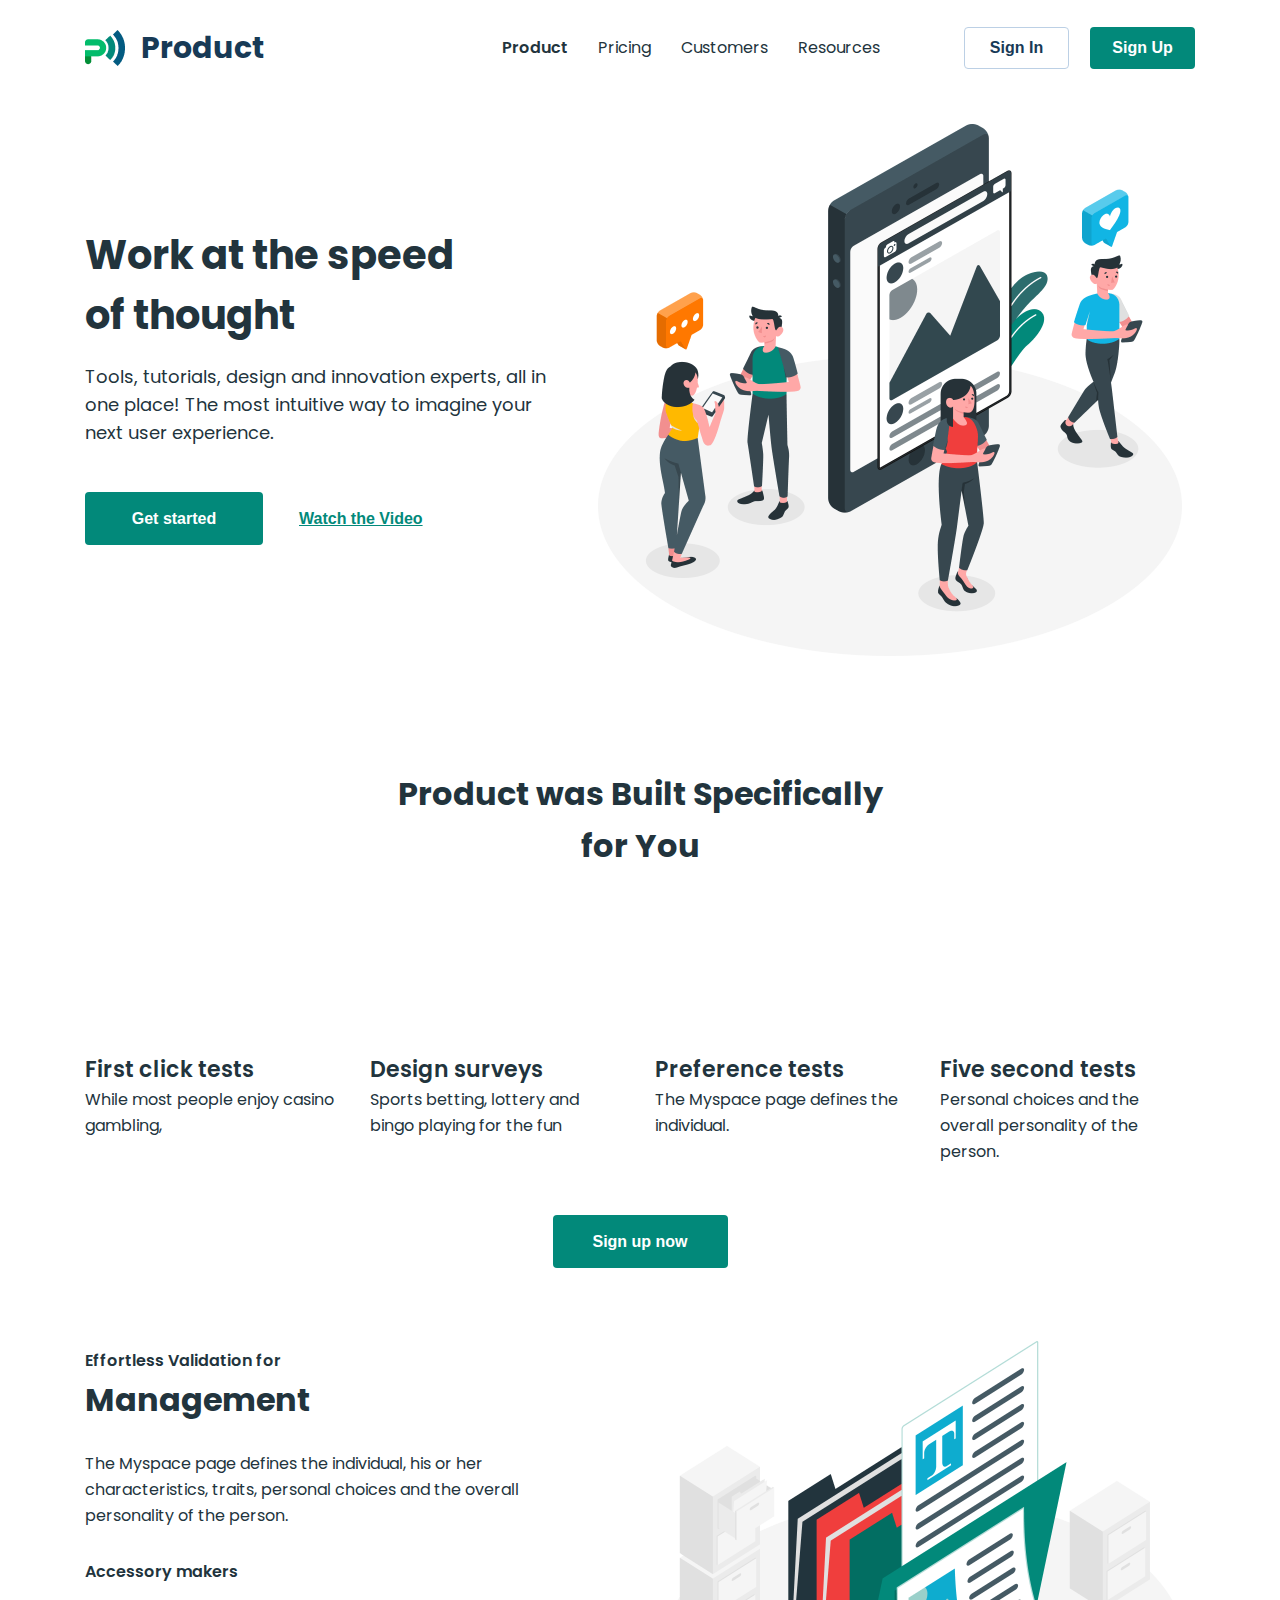
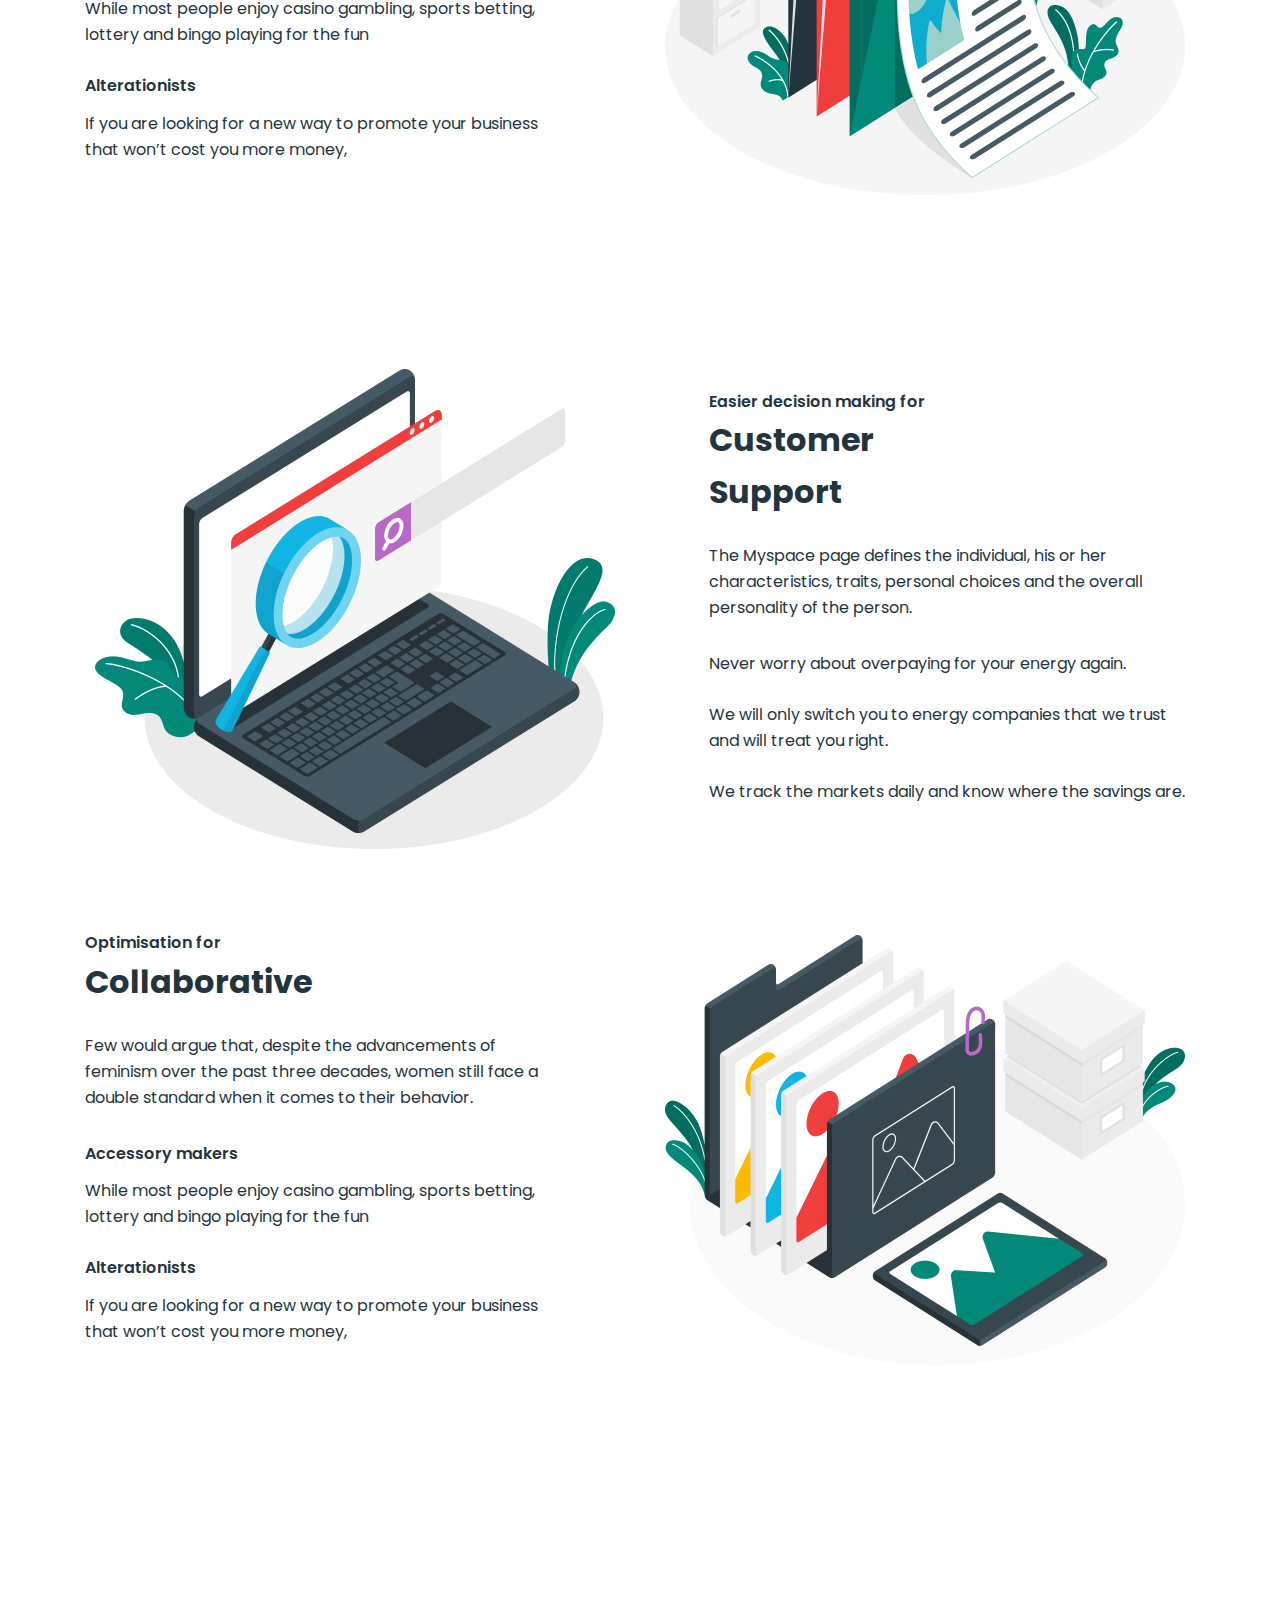
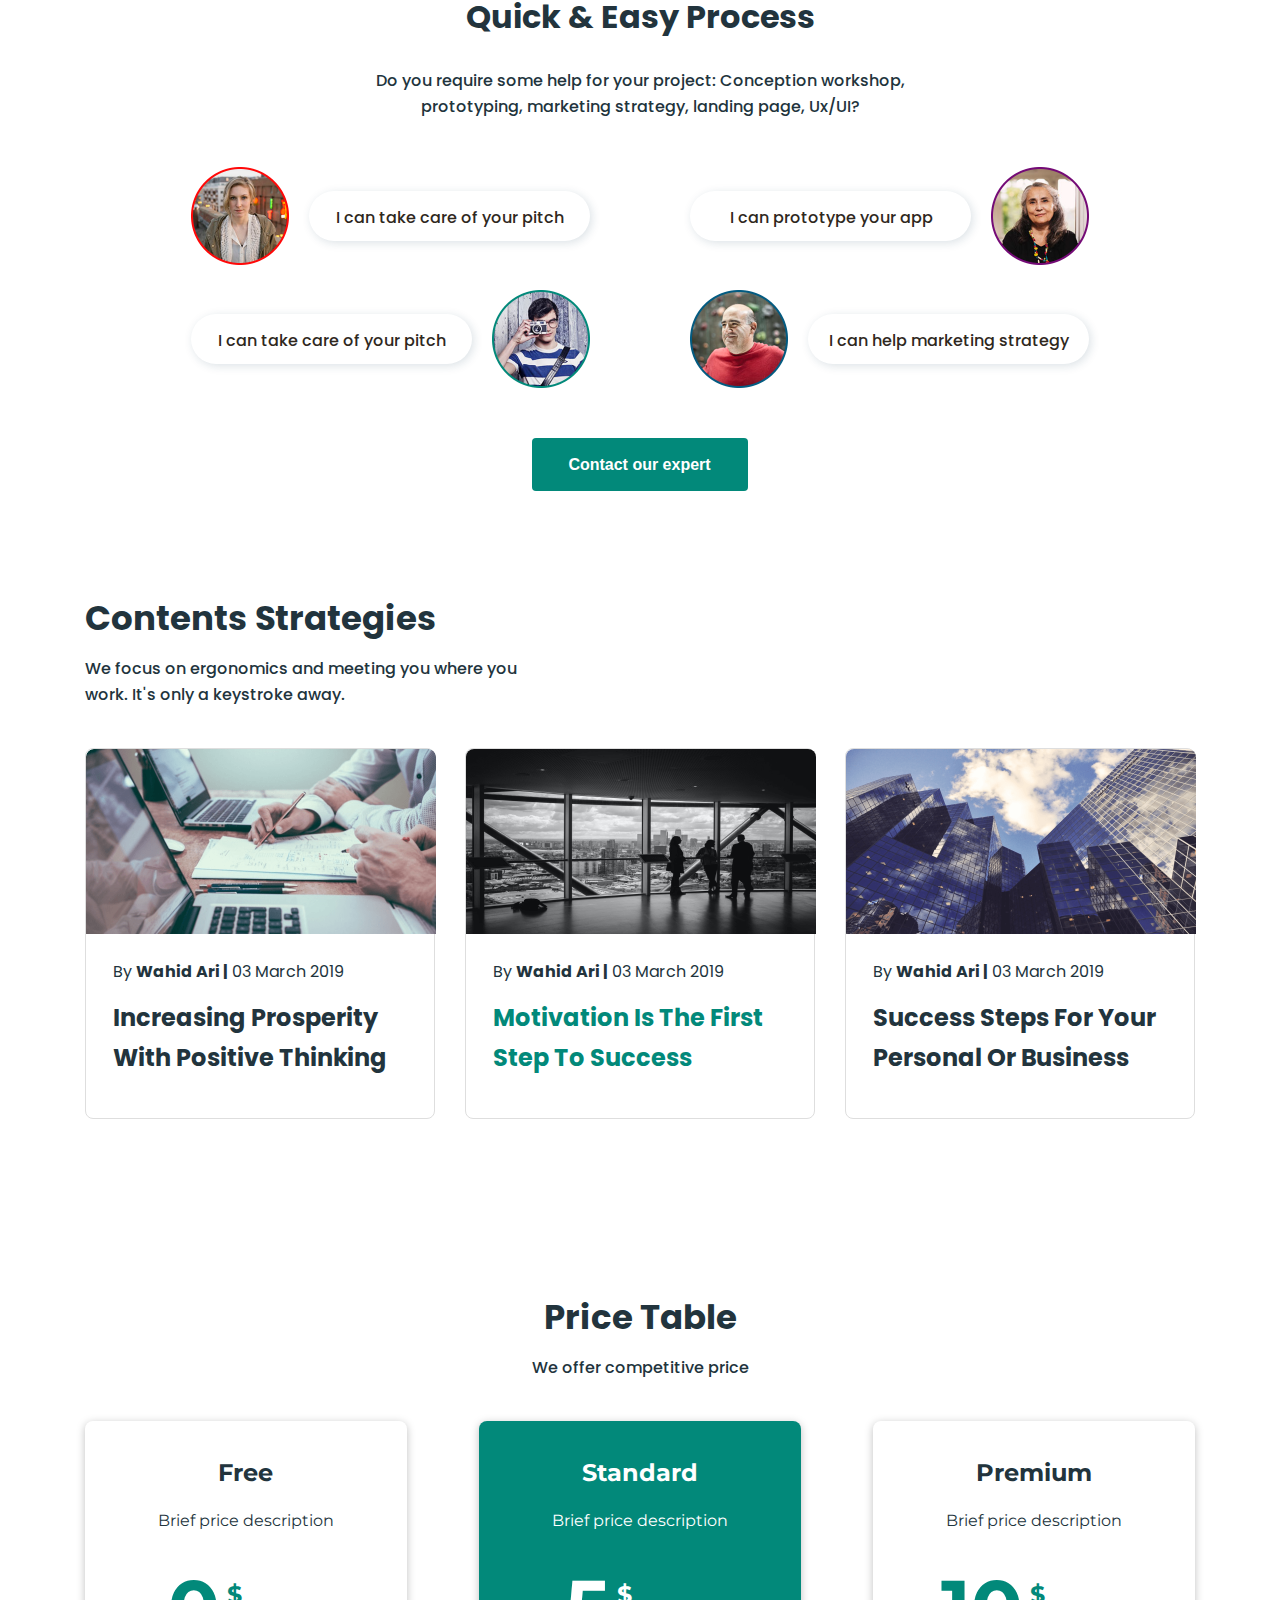
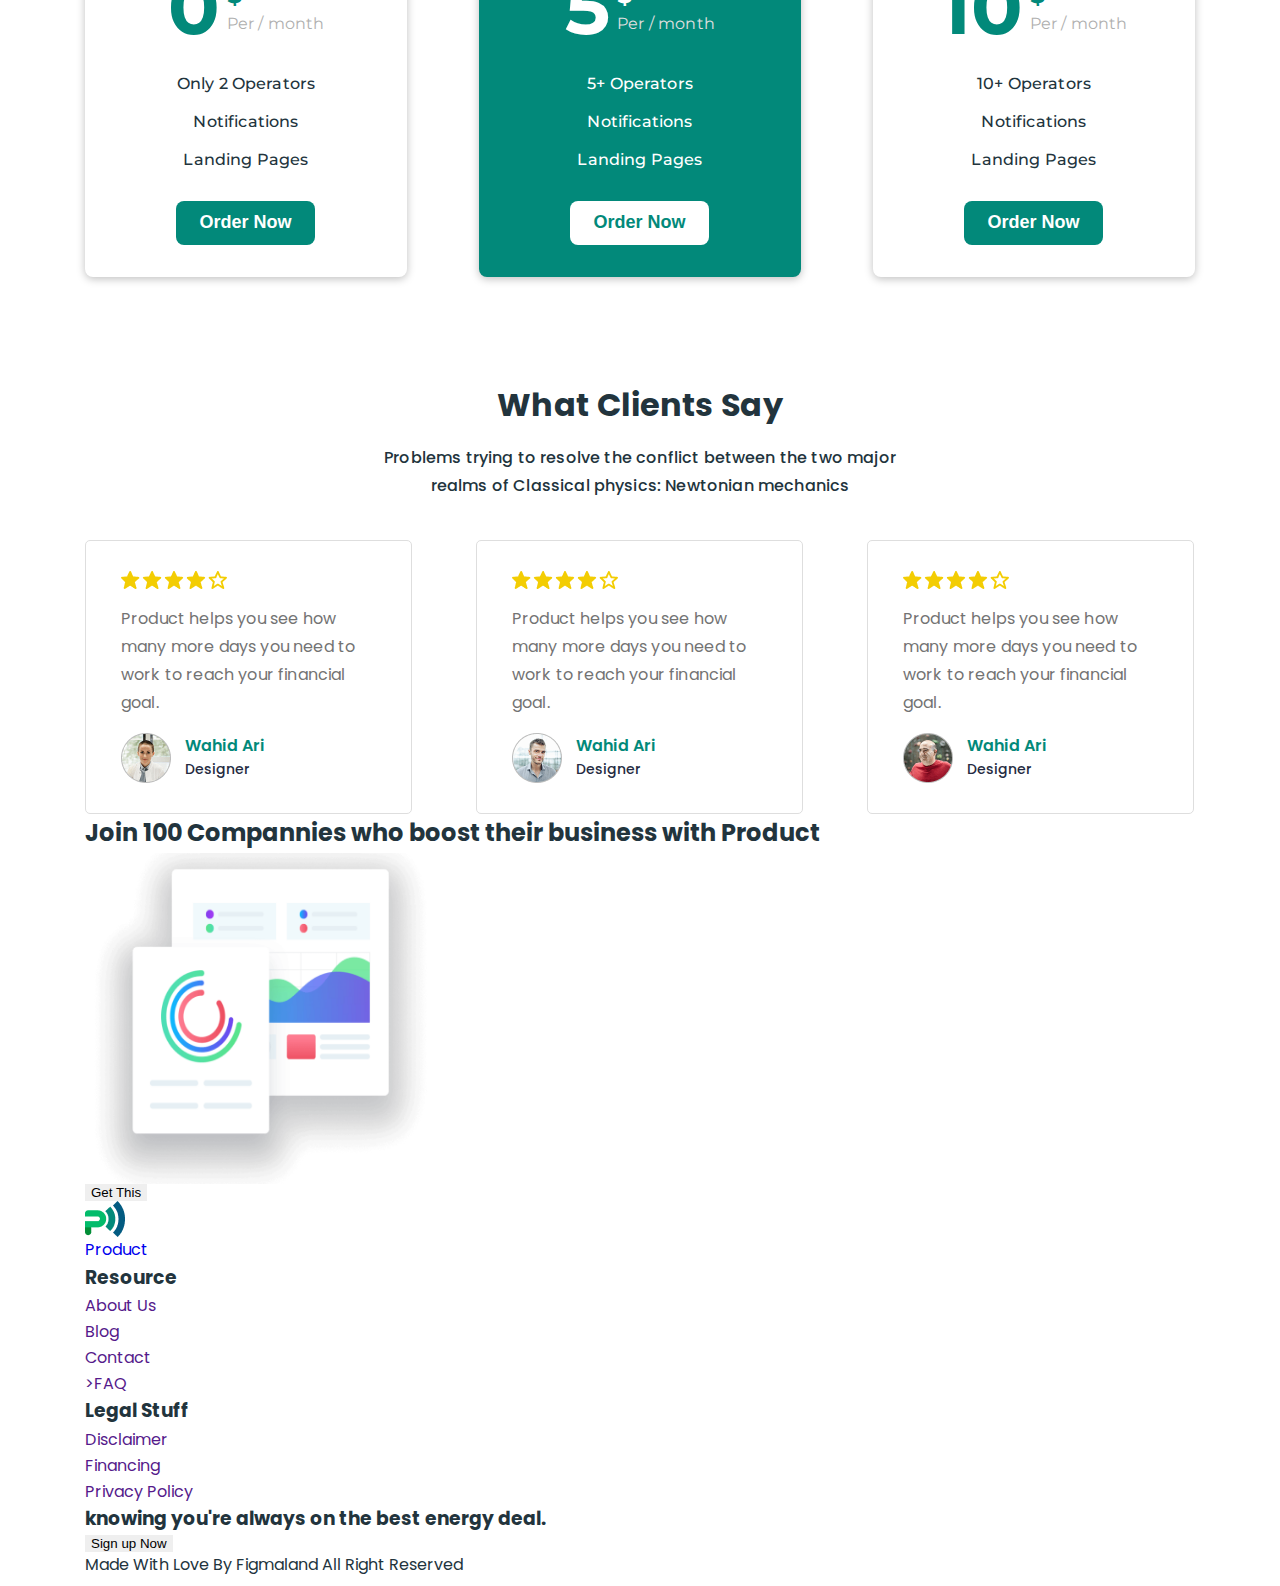
<file: index.html>
<!DOCTYPE html>
<html lang="en">
  <head>
    <meta charset="UTF-8" />
    <meta name="viewport" content="width=device-width, initial-scale=1.0" />
    <title>Product</title>
    <link
      rel="stylesheet"
      href="https://cdnjs.cloudflare.com/ajax/libs/modern-normalize/3.0.1/modern-normalize.min.css"
      integrity="sha512-q6WgHqiHlKyOqslT/lgBgodhd03Wp4BEqKeW6nNtlOY4quzyG3VoQKFrieaCeSnuVseNKRGpGeDU3qPmabCANg=="
      crossorigin="anonymous"
      referrerpolicy="no-referrer"
    />
    <link rel="preconnect" href="https://fonts.googleapis.com" />
    <link rel="preconnect" href="https://fonts.gstatic.com" crossorigin />
    <link
      href="https://fonts.googleapis.com/css2?family=Asap+Condensed:wght@500&family=Inter:ital,opsz,wght@0,14..32,100..900;1,14..32,100..900&family=Montserrat:ital,wght@0,100..900;1,100..900&family=Poppins:ital,wght@0,100;0,200;0,300;0,400;0,500;0,600;0,700;0,800;0,900;1,100;1,200;1,300;1,400;1,500;1,600;1,700;1,800;1,900&family=Roboto:ital,wght@0,100..900;1,100..900&display=swap"
      rel="stylesheet"
    />
    <link rel="stylesheet" href="./css/styles.css" />
  </head>
  <body>
    <header>
      <div class="container hdr-container">
        <nav class="navigation">
          <a class="hdr-logo" href="/index.html">
            <img src="./images/logo.png" alt="logo" />
            Product
          </a>

          <ul class="nav-list">
            <li class="nav-item">
              <a class="nav-link active" href="/index.html">Product</a>
            </li>
            <li class="nav-item">
              <a class="nav-link" href="/prices.html">Pricing</a>
            </li>
            <li class="nav-item">
              <a class="nav-link" href="/customer.html">Customers</a>
            </li>
            <li class="nav-item">
              <a class="nav-link" href="/resources.html">Resources</a>
            </li>
          </ul>
        </nav>
        <ul class="nav-btn-list">
          <li class="nav-btn-list-item">
            <button class="nav-btn" type="button">Sign In</button>
          </li>
          <li class="nav-btn-list-item">
            <button class="nav-btn second" type="button">Sign Up</button>
          </li>
        </ul>
      </div>
    </header>
    <main>
      <section class="hero-section">
        <div class="container hero-container">
          <!-- Main -->
          <div class="hero-text">
            <h1 class="hero-title">Work at the speed of thought</h1>
            <p class="hero-description">
              Tools, tutorials, design and innovation experts, all in one place!
              The most intuitive way to imagine your next user experience.
            </p>
            <ul class="hero-btns-list">
              <li class="hero-btn-items">
                <button class="hero-btn-one" type="button">Get started</button>
              </li>
              <li class="hero-btn-items">
                <button class="hero-btn-two" type="button">
                  Watch the Video
                </button>
              </li>
            </ul>
          </div>
          <img
            src="./images/hero-img.png"
            alt="people"
            width="610"
            height="555"
          />
        </div>
      </section>
      <section class="benefits-section">
        <div class="container">
          <!-- Benefits -->
          <h2 class="benefits-title">Product was Built Specifically for You</h2>
          <ul class="benefits-list">
            <li class="benefits-list-item">
              <h3 class="benefits-list-title">First click tests</h3>
              <p class="benefits-list-text">
                While most people enjoy casino gambling,
              </p>
            </li>
            <li class="benefits-list-item">
              <h3 class="benefits-list-title">Design surveys</h3>
              <p class="benefits-list-text">
                Sports betting, lottery and bingo playing for the fun
              </p>
            </li>
            <li class="benefits-list-item">
              <h3 class="benefits-list-title">Preference tests</h3>
              <p class="benefits-list-text">
                The Myspace page defines the individual.
              </p>
            </li>
            <li class="benefits-list-item">
              <h3 class="benefits-list-title">Five second tests</h3>
              <p class="benefits-list-text">
                Personal choices and the overall personality of the person.
              </p>
            </li>
          </ul>
          <button class="benefits-btn" type="button">Sign up now</button>
        </div>
      </section>
      <section class="managment-section">
        <div class="container management-cntr">
          <!--Management  -->
          <div class="managment-text-box">
            <h2 class="mangment-title">
              Effortless Validation for
              <span class="title-part-one">Management</span>
            </h2>
            <p class="managment-text">
              The Myspace page defines the individual, his or her
              characteristics, traits, personal choices and the overall
              personality of the person.
            </p>
            <ul class="managment-list">
              <li class="managment-list-item">
                <h3 class="managment-list-title">Accessory makers</h3>
                <p class="managment-list-text">
                  While most people enjoy casino gambling, sports betting,
                  lottery and bingo playing for the fun
                </p>
              </li>
              <li class="managment-list-item">
                <h3 class="managment-list-title">Alterationists</h3>
                <p class="managment-list-text">
                  If you are looking for a new way to promote your business that
                  won’t cost you more money,
                </p>
              </li>
            </ul>
          </div>
          <img
            src="./images/management-img.png"
            alt="folders"
            width="540"
            height="500"
          />
        </div>
      </section>
      <section>
        <div class="container customer-support-cntr">
          <!-- #region Customer Support -->
          <div class="customer-text-box">
            <h2 class="customer-title">
              Easier decision making for
              <span class="title-part-one">Customer Support</span>
            </h2>
            <p class="custormer-text">
              The Myspace page defines the individual, his or her
              characteristics, traits, personal choices and the overall
              personality of the person.
            </p>
            <ul class="customer-support-list">
              <li class="customer-support-list-item">
                <p class="cus-sup-list-text">
                  Never worry about overpaying for your energy again.
                </p>
              </li>
              <li class="customer-support-list-item">
                <p class="cus-sup-list-text">
                  We will only switch you to energy companies that we trust and
                  will treat you right.
                </p>
              </li>
              <li class="customer-support-list-item">
                <p class="cus-sup-list-text">
                  We track the markets daily and know where the savings are.
                </p>
              </li>
            </ul>
          </div>
          <img
            src="./images/support-img.png"
            alt="image-of-laptop"
            width="540"
            height="500"
          />

          <!-- #endregion Customer Support -->
        </div>
      </section>
      <section class="collab-section">
        <div class="container collab-cntr">
          <!-- Collaborative -->
          <div>
            <h2 class="collab-title">
              Optimisation for <span class="title-part-one">Collaborative</span>
            </h2>
            <p class="collab-text">
              Few would argue that, despite the advancements of feminism over
              the past three decades, women still face a double standard when it
              comes to their behavior.
            </p>
            <ul class="collab-list">
              <li class="collab-list-item">
                <h3 class="collab-list-title">Accessory makers</h3>
                <p class="collab-list-text">
                  While most people enjoy casino gambling, sports betting,
                  lottery and bingo playing for the fun
                </p>
              </li>
              <li class="collab-list-item">
                <h3 class="collab-list-title">Alterationists</h3>
                <p class="collab-list-text">
                  If you are looking for a new way to promote your business that
                  won’t cost you more money,
                </p>
              </li>
            </ul>
          </div>
          <img
            src="./images/collaboration-img.png"
            alt="folder-of-images"
            width="540"
            height="500"
          />
        </div>
      </section>
      <section>
        <div class="container experts-cntr">
          <!-- Experts -->
          <h2 class="experts-title">Quick & Easy Process</h2>
          <p class="experts-text">
            Do you require some help for your project: Conception workshop,
            prototyping, marketing strategy, landing page, Ux/UI?
          </p>
          <ul class="experts-list">
            <li class="experts-list-item">
              <img
                src="./images/avatar.png"
                alt="photo-of-woman"
                width="98"
                height="98"
              />
              <p class="experts-list-text">I can take care of your pitch</p>
            </li>
            <li class="experts-list-item reverse-list-item">
              <img
                src="./images/avatar-one.png"
                alt="photo-of-woman"
                width="98"
                height="98"
              />
              <p class="experts-list-text">I can prototype your app</p>
            </li>
            <li class="experts-list-item reverse-list-item">
              <img
                src="./images/avatar-two.png"
                alt="photo-of-man"
                width="98"
                height="98"
              />
              <p class="experts-list-text">I can take care of your pitch</p>
            </li>
            <li class="experts-list-item">
              <img
                src="./images/avatar-three.png"
                alt=""
                width="98"
                height="98"
              />
              <p class="experts-list-text">I can help marketing strategy</p>
            </li>
          </ul>
          <button type="button" class="contact-btn">Contact our expert</button>
        </div>
      </section>
      <section>
        <div class="container contents-strategies-contn">
          <!-- Contents Strategies -->
          <h2 class="contents-title">Contents Strategies</h2>
          <p class="contents-text">
            We focus on ergonomics and meeting you where you work. It's only a
            keystroke away.
          </p>
          <ul class="contents-list">
            <li class="contents-list-item">
              <img
                src="./images/image.png"
                alt="process-of-work"
                width="350"
                height="185"
              />
              <div class="contents-list-item-cntr">
                <p class="contents-list-text">
                  By <span class="list-text-bold">Wahid Ari |</span> 03 March
                  2019
                </p>
                <h3 class="contents-list-title">
                  Increasing Prosperity With Positive Thinking
                </h3>
              </div>
            </li>
            <li class="contents-list-item">
              <img
                src="./images/Bitmap-1.png"
                alt="office"
                width="350"
                height="185"
              />
              <div class="contents-list-item-cntr">
                <p class="contents-list-text">
                  By <span class="list-text-bold">Wahid Ari |</span> 03 March
                  2019
                </p>
                <h3 class="contents-list-title">
                  <span class="highlited-text"
                    >Motivation Is The First Step To Success</span
                  >
                </h3>
              </div>
            </li>
            <li class="contents-list-item">
              <img
                src="./images/Bitmap.png"
                alt="skyscrapers"
                width="350"
                height="185"
              />
              <div class="contents-list-item-cntr">
                <p class="contents-list-text">
                  By <span class="list-text-bold">Wahid Ari |</span> 03 March
                  2019
                </p>
                <h3 class="contents-list-title">
                  Success Steps For Your Personal Or Business
                </h3>
              </div>
            </li>
          </ul>
        </div>
      </section>
      <section>
        <div class="container prices-container">
          <!-- Price table -->
          <h2 class="price-title">Price Table</h2>
          <p class="price-text">We offer competitive price</p>
          <ul class="price-table">
            <li class="price-table-item">
              <h3 class="price-table-item-title">Free</h3>
              <p class="price-table-discr">Brief price description</p>
              <div class="sum-cntr">
                <h4 class="price">0</h4>
                <div class="dollar-cntr">
                  <p class="dollar">&#36;</p>
                  <p class="sum-text">Per / month</p>
                </div>
              </div>
              <ul class="list-package">
                <li class="list-package-item">
                  <h5 class="package-item">Only 2 Operators</h5>
                </li>
                <li class="list-package-item">
                  <h5 class="package-item">Notifications</h5>
                </li>
                <li class="list-package-item">
                  <h5 class="package-item">Landing Pages</h5>
                </li>
              </ul>
              <button class="price-table-btn" type="button">Order Now</button>
            </li>
            <li class="price-table-item odd-one">
              <h3 class="price-table-item-title">Standard</h3>
              <p class="price-table-discr">Brief price description</p>
              <div class="sum-cntr">
                <h4 class="price odd">5</h4>
                <div class="dollar-cntr">
                  <p class="dollar odd">&#36;</p>
                  <p class="sum-text odd-text">Per / month</p>
                </div>
              </div>
              <ul class="list-package">
                <li class="list-package-item">
                  <h5 class="package-item">5+ Operators</h5>
                </li>
                <li class="list-package-item">
                  <h5 class="package-item">Notifications</h5>
                </li>
                <li class="list-package-item">
                  <h5 class="package-item">Landing Pages</h5>
                </li>
              </ul>
              <button class="price-table-btn odd-btn" type="button">
                Order Now
              </button>
            </li>
            <li class="price-table-item">
              <h3 class="price-table-item-title">Premium</h3>
              <p class="price-table-discr">Brief price description</p>
              <div class="sum-cntr">
                <h4 class="price">10</h4>
                <div class="dollar-cntr">
                  <p class="dollar">&#36;</p>
                  <p class="sum-text">Per / month</p>
                </div>
              </div>
              <ul class="list-package">
                <li class="list-package-item">
                  <h5 class="package-item">10+ Operators</h5>
                </li>
                <li class="list-package-item">
                  <h5 class="package-item">Notifications</h5>
                </li>
                <li class="list-package-item">
                  <h5 class="package-item">Landing Pages</h5>
                </li>
              </ul>
              <button class="price-table-btn" type="button">Order Now</button>
            </li>
          </ul>
        </div>
      </section>
      <section class="reviews">
        <div class="container reviews-cntr">
          <!-- Reviews -->
          <h2 class="review-title">What Clients Say</h2>
          <p class="review-text">
            Problems trying to resolve the conflict between the two major realms
            of Classical physics: Newtonian mechanics
          </p>
          <ul class="review-list">
            <li class="review-list-item">
              <img
                src="./images/stars.png"
                alt="stars"
                width="106"
                height="18"
              />
              <p class="list-item-review-text">
                Product helps you see how many more days you need to work to
                reach your financial goal.
              </p>
              <div class="client-cntr">
                <img
                  src="./images/review-one.png"
                  alt="man"
                  width="50"
                  height="50"
                />
                <div class="text-cntr">
                  <h6 class="review-list-title">Wahid Ari</h6>
                  <p class="review-list-text">Designer</p>
                </div>
              </div>
            </li>
            <li class="review-list-item">
              <img
                src="./images/stars.png"
                alt="stars"
                width="106"
                height="18"
              />
              <p class="list-item-review-text">
                Product helps you see how many more days you need to work to
                reach your financial goal.
              </p>
              <div class="client-cntr">
                <img
                  src="./images/review-two.png"
                  alt="man"
                  width="50"
                  height="50"
                />
                <div class="text-cntr">
                  <h6 class="review-list-title">Wahid Ari</h6>
                  <p class="review-list-text">Designer</p>
                </div>
              </div>
            </li>
            <li class="review-list-item">
              <img
                src="./images/stars.png"
                alt="stars"
                width="106"
                height="18"
              />
              <p class="list-item-review-text">
                Product helps you see how many more days you need to work to
                reach your financial goal.
              </p>
              <div class="client-cntr">
                <img
                  src="./images/review-three.png"
                  alt="man"
                  width="50"
                  height="50"
                />
                <div class="text-cntr">
                  <h6 class="review-list-title">Wahid Ari</h6>
                  <p class="review-list-text">Designer</p>
                </div>
              </div>
            </li>
          </ul>
        </div>
      </section>
      <section>
        <div class="container">
          <!-- Promotion -->
          <h2>Join 100 Compannies who boost their business with Product</h2>
          <img
            src="./images/graphics.png"
            alt="graphics"
            width="351"
            height="331"
          />
          <button>Get This</button>
        </div>
      </section>
    </main>
    <footer>
      <div class="container">
        <a href="/index.html">
          <img src="./images/logo.png" alt="logo" />
          Product
        </a>
        <ul>
          <h3>Resource</h3>
          <li>
            <a href="">About Us</a>
          </li>
          <li>
            <a href="">Blog</a>
          </li>
          <li>
            <a href="">Contact</a>
          </li>
          <li>
            <a href="">>FAQ</a>
          </li>
        </ul>
        <ul>
          <h3>Legal Stuff</h3>
          <li>
            <a href="">Disclaimer</a>
          </li>
          <li>
            <a href="">Financing</a>
          </li>
          <li>
            <a href="">Privacy Policy</a>
          </li>
        </ul>
        <h3>knowing you're always on the best energy deal.</h3>
        <form></form>
        <button>Sign up Now</button>
        <p>Made With Love By Figmaland All Right Reserved</p>
      </div>
    </footer>
  </body>
</html>
</file>
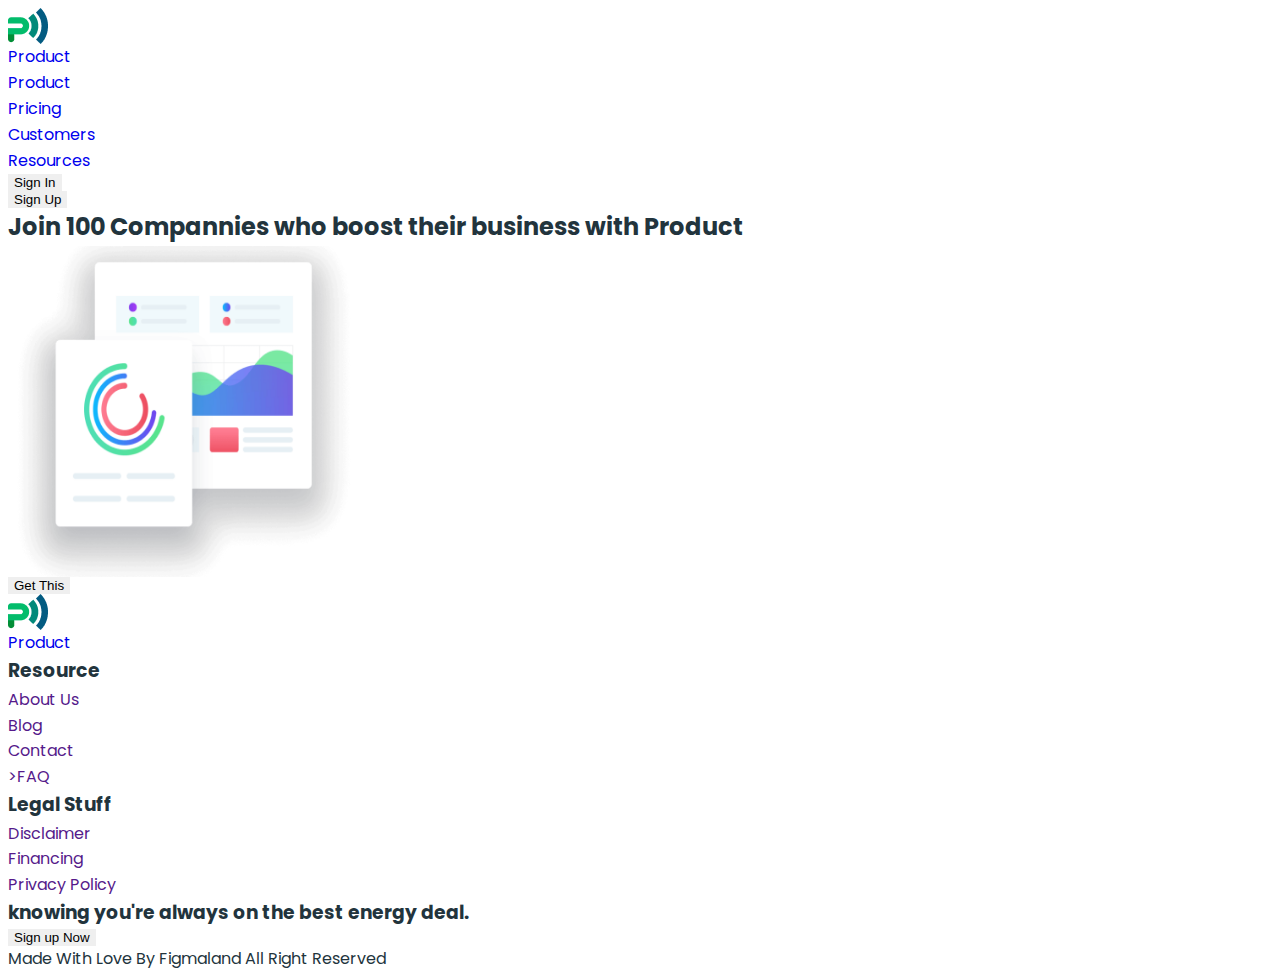
<file: prices.html>
<!DOCTYPE html>
<html lang="en">
  <head>
    <meta charset="UTF-8" />
    <meta name="viewport" content="width=device-width, initial-scale=1.0" />
    <title>Product</title>
    <link
      rel="stylesheet"
      href="https://cdnjs.cloudflare.com/ajax/libs/modern-normalize/3.0.1/modern-normalize.min.css"
      integrity="sha512-q6WgHqiHlKyOqslT/lgBgodhd03Wp4BEqKeW6nNtlOY4quzyG3VoQKFrieaCeSnuVseNKRGpGeDU3qPmabCANg=="
      crossorigin="anonymous"
      referrerpolicy="no-referrer"
    />
    <link rel="preconnect" href="https://fonts.googleapis.com" />
    <link rel="preconnect" href="https://fonts.gstatic.com" crossorigin />
    <link
      href="https://fonts.googleapis.com/css2?family=Asap+Condensed:wght@500&family=Inter:ital,opsz,wght@0,14..32,100..900;1,14..32,100..900&family=Montserrat:ital,wght@0,100..900;1,100..900&family=Poppins:ital,wght@0,100;0,200;0,300;0,400;0,500;0,600;0,700;0,800;0,900;1,100;1,200;1,300;1,400;1,500;1,600;1,700;1,800;1,900&family=Roboto:ital,wght@0,100..900;1,100..900&display=swap"
      rel="stylesheet"
    />
    <link rel="stylesheet" href="./css/styles.css" />
  </head>
  <body>
    <header>
      <nav>
        <a href="/index.html">
          <img src="./images/logo.png" alt="logo" />
          Product
        </a>

        <ul>
          <li><a href="/index.html">Product</a></li>
          <li><a href="/prices.html">Pricing</a></li>
          <li><a href="/customer.html">Customers</a></li>
          <li><a href="/resources.html">Resources</a></li>
        </ul>
        <ul>
          <li><button type="button">Sign In</button></li>
          <li><button type="button">Sign Up</button></li>
        </ul>
      </nav>
    </header>
    <main>
      <section></section>
      <section></section>
      <section></section>
      <section></section>
      <section>
        <!-- Promotion -->
        <h2>Join 100 Compannies who boost their business with Product</h2>
        <img
          src="./images/graphics.png"
          alt="graphics"
          width="351px"
          height="331px"
        />
        <button>Get This</button>
      </section>
    </main>
    <footer>
      <a href="/index.html">
        <img src="./images/logo.png" alt="logo" />
        Product
      </a>
      <ul>
        <h3>Resource</h3>
        <li>
          <a href="">About Us</a>
        </li>
        <li>
          <a href="">Blog</a>
        </li>
        <li>
          <a href="">Contact</a>
        </li>
        <li>
          <a href="">>FAQ</a>
        </li>
      </ul>
      <ul>
        <h3>Legal Stuff</h3>
        <li>
          <a href="">Disclaimer</a>
        </li>
        <li>
          <a href="">Financing</a>
        </li>
        <li>
          <a href="">Privacy Policy</a>
        </li>
      </ul>
      <h3>knowing you're always on the best energy deal.</h3>
      <form action=""></form>
      <button>Sign up Now</button>
      <p>Made With Love By Figmaland All Right Reserved</p>
    </footer>
  </body>
</html>
</file>
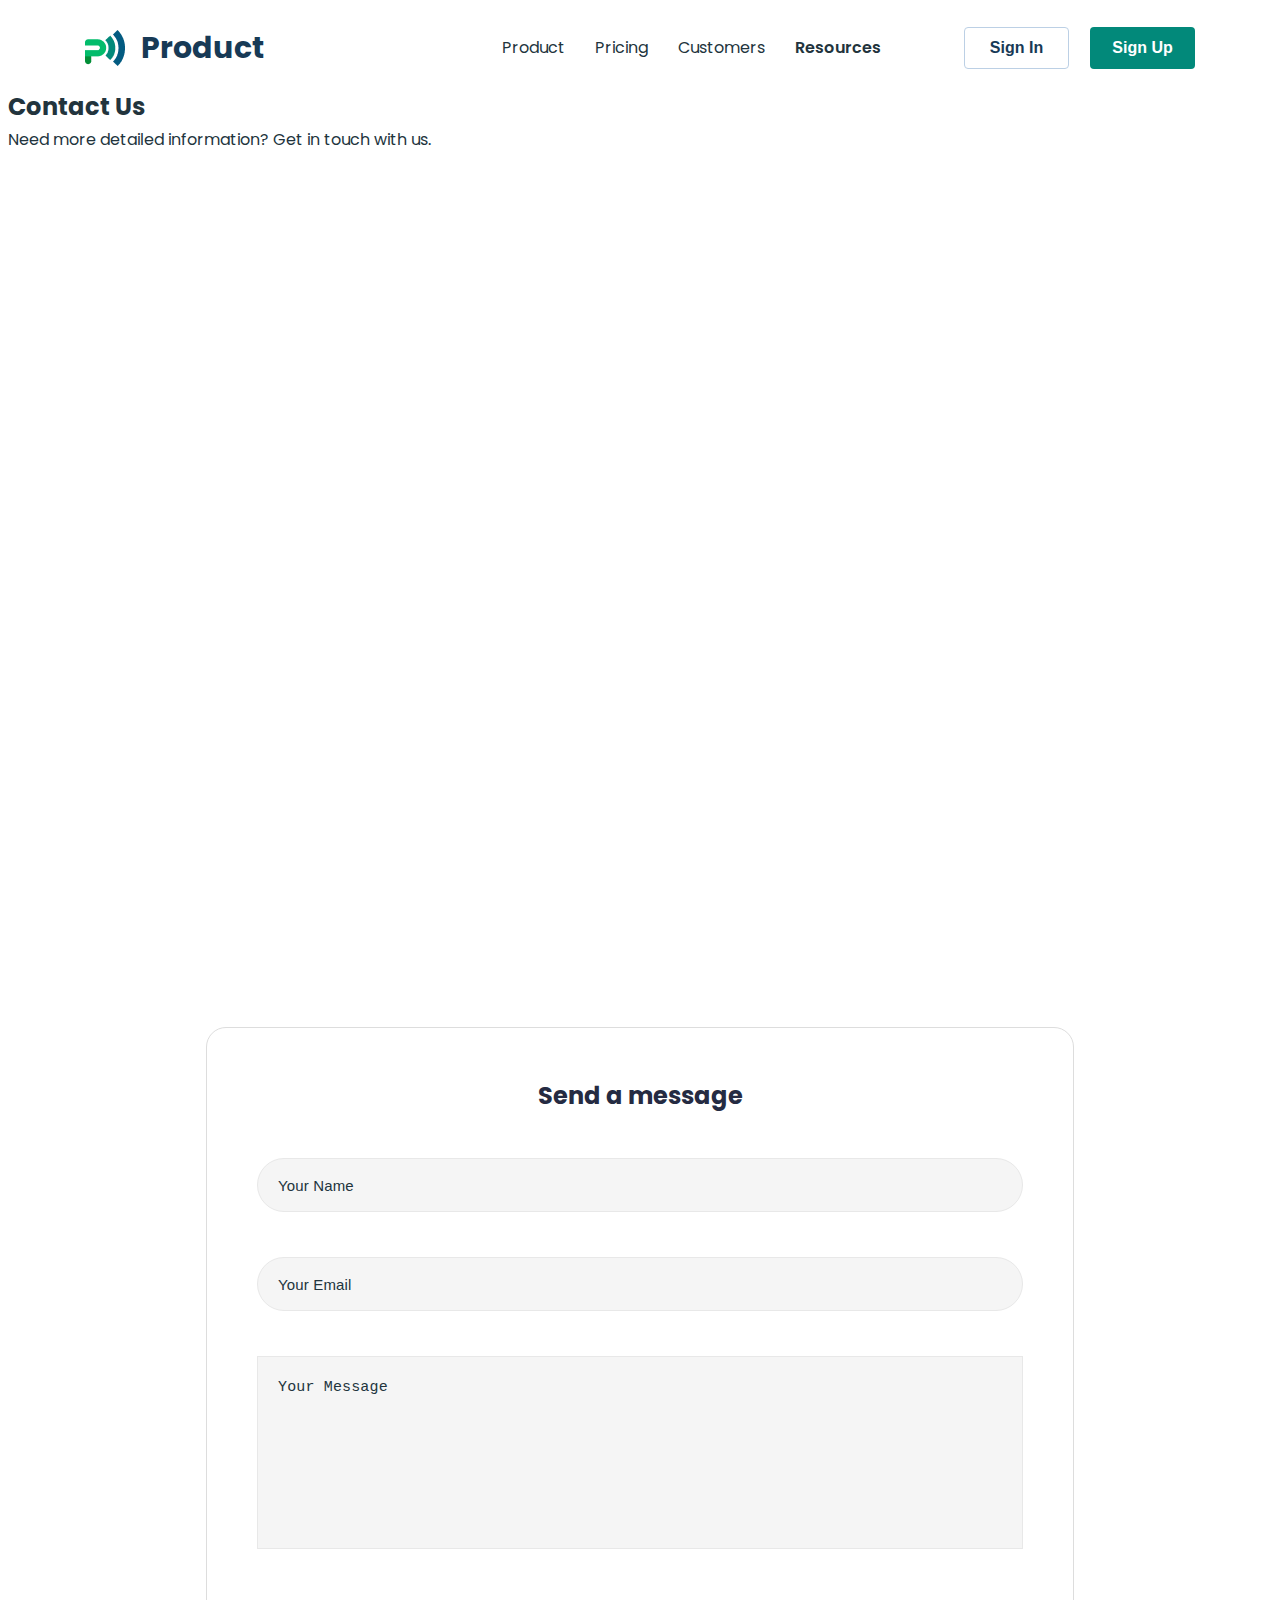
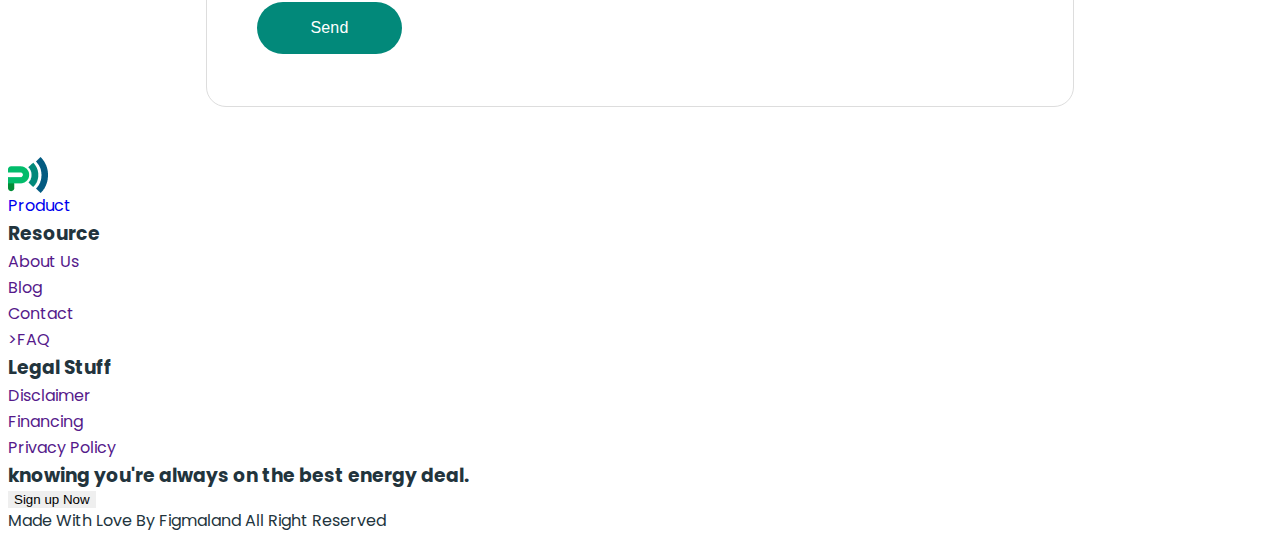
<file: resources.html>
<!DOCTYPE html>
<html lang="en">
  <head>
    <meta charset="UTF-8" />
    <meta name="viewport" content="width=device-width, initial-scale=1.0" />
    <title>Resources</title>
    <link
      rel="stylesheet"
      href="https://cdnjs.cloudflare.com/ajax/libs/modern-normalize/3.0.1/modern-normalize.min.css"
      integrity="sha512-q6WgHqiHlKyOqslT/lgBgodhd03Wp4BEqKeW6nNtlOY4quzyG3VoQKFrieaCeSnuVseNKRGpGeDU3qPmabCANg=="
      crossorigin="anonymous"
      referrerpolicy="no-referrer"
    />
    <link rel="preconnect" href="https://fonts.googleapis.com" />
    <link rel="preconnect" href="https://fonts.gstatic.com" crossorigin />
    <link
      href="https://fonts.googleapis.com/css2?family=Asap+Condensed:wght@500&family=Inter:ital,opsz,wght@0,14..32,100..900;1,14..32,100..900&family=Montserrat:ital,wght@0,100..900;1,100..900&family=Poppins:ital,wght@0,100;0,200;0,300;0,400;0,500;0,600;0,700;0,800;0,900;1,100;1,200;1,300;1,400;1,500;1,600;1,700;1,800;1,900&family=Roboto:ital,wght@0,100..900;1,100..900&display=swap"
      rel="stylesheet"
    />
    <link rel="stylesheet" href="./css/styles.css" />
  </head>
  <body>
    <header>
      <div class="container hdr-container">
        <nav class="navigation">
          <a class="hdr-logo" href="/index.html">
            <img src="./images/logo.png" alt="logo" />
            Product
          </a>

          <ul class="nav-list">
            <li class="nav-item">
              <a class="nav-link" href="/index.html">Product</a>
            </li>
            <li class="nav-item">
              <a class="nav-link" href="/prices.html">Pricing</a>
            </li>
            <li class="nav-item">
              <a class="nav-link" href="/customer.html">Customers</a>
            </li>
            <li class="nav-item">
              <a class="nav-link active" href="/resources.html">Resources</a>
            </li>
          </ul>
        </nav>
        <ul class="nav-btn-list">
          <li class="nav-btn-list-item">
            <button class="nav-btn" type="button">Sign In</button>
          </li>
          <li class="nav-btn-list-item">
            <button class="nav-btn second" type="button">Sign Up</button>
          </li>
        </ul>
      </div>
    </header>
    <main>
      <section></section>
      <section></section>
      <section>
        <!-- #region Contatct Us -->
        <h2>Contact Us</h2>
        <p>Need more detailed information? Get in touch with us.</p>
        <ul>
          <li>
            <a href="">
              <svg>
                <use></use>
              </svg>
            </a>
          </li>
          <li>
            <a href="">
              <svg>
                <use></use>
              </svg>
            </a>
          </li>
          <li>
            <a href="">
              <svg>
                <use></use>
              </svg>
            </a>
          </li>
        </ul>
        <iframe
          src="https://www.google.com/maps/embed?pb=!1m18!1m12!1m3!1d14498.521443072064!2d-122.43725593087662!3d37.77487770362522!2m3!1f0!2f0!3f0!3m2!1i1024!2i768!4f13.1!3m3!1m2!1s0x808580a196ede719%3A0x2fb5607634331f2f!2z0KXQsNC50LXRgSDQktGN0LvQu9C4LCDQodCw0L0t0KTRgNCw0L3RhtC40YHQutC-LCDQmtCw0LvQuNGE0L7RgNC90LjRjywg0KHQqNCQ!5e0!3m2!1sru!2sua!4v1740853971776!5m2!1sru!2sua"
          width="871"
          height="343"
          style="border: 0"
          allowfullscreen=""
          loading="lazy"
          referrerpolicy="no-referrer-when-downgrade"
        ></iframe>
        <div class="form-container">
          <form class="contact-us-form">
            <p class="form-text">Send a message</p>
            <label class="form-label" for="user-name">
              <input
                class="form-input"
                type="text"
                name="user-name"
                id="user-name"
                required
                autocomplete="off"
                placeholder="Your Name"
              />
            </label>
            <label class="form-label" for="user-email">
              <input
                class="form-input"
                type="email"
                name="user-email"
                id="user-email"
                required
                autocomplete="off"
                placeholder="Your Email"
              />
            </label>
            <label class="form-label" for="user-message">
              <textarea
                class="form-massage"
                name="user-message"
                id="user-message"
                required
                autocomplete="off"
                placeholder="Your Message"
              ></textarea>
            </label>
            <button class="send-btn" type="submit">Send</button>
          </form>
        </div>
        <!--#endregion Contuct Us  -->
      </section>
    </main>
    <footer>
      <a href="/index.html">
        <img src="./images/logo.png" alt="logo" />
        Product
      </a>
      <ul>
        <h3>Resource</h3>
        <li>
          <a href="">About Us</a>
        </li>
        <li>
          <a href="">Blog</a>
        </li>
        <li>
          <a href="">Contact</a>
        </li>
        <li>
          <a href="">>FAQ</a>
        </li>
      </ul>
      <ul>
        <h3>Legal Stuff</h3>
        <li>
          <a href="">Disclaimer</a>
        </li>
        <li>
          <a href="">Financing</a>
        </li>
        <li>
          <a href="">Privacy Policy</a>
        </li>
      </ul>
      <h3>knowing you're always on the best energy deal.</h3>
      <form action=""></form>
      <button>Sign up Now</button>
      <p>Made With Love By Figmaland All Right Reserved</p>
    </footer>
  </body>
</html>
</file>
<file: css/styles.css>
*,
*::after,
*::before {
    box-sizing: border-box;
}
body {
    font-family: "Poppins", sans-serif;
    font-weight: 400;
    font-size: 16px;
    line-height: 1.62;
    color: #22343d;
    background-color: #FFFFFF;
}
p,
h1,
h2,
h3,
h4,
h5,
h6 {
    margin: 0;
}

a {
    text-decoration: none;
}

ul {
    list-style-type: none;
    margin: 0;
    padding: 0;
}

img {
    display: block;
}

button {
    cursor: pointer;
    display: block;
    border: none;
}
.container{
    max-width: 1150px;
    padding-left: 20px;
    padding-right: 20px;
    margin: 0 auto;
}
.hdr-container {
    display: flex;
    align-items: center;
}
.navigation{
    display: flex;
    align-items: center;
}
.hdr-logo {
    display: flex;
    align-items: center;
    font-weight: 700;
    font-size: 30px;
    line-height: 0.93;
    color: #173a56;
    gap: 16px;
    margin-right: 237px;
    padding: 22px 0;
}
.nav-list {
    display: flex;
    align-items: center;
    gap: 30px;
}
.nav-link {
    font-weight: 400;
    font-size: 16px;
    line-height: 1.75;
    color: #22343d;
}
.nav-item {
    padding: 22px 0
}
.active {
    font-weight: 600;
}
.nav-btn-list {
    display: flex;
    align-items: center;
    gap: 21px;
    margin-left: auto;
}
.nav-btn {
    border: 1px solid #bcd0e5;
    border-radius: 4px;
    width: 105px;
    height: 42px;
    font-weight: 600;
    font-size: 16px;
    text-align: center;
    color: #173a56;
    background-color: #FFFFFF;
}
.second {
    background-color: #02897A;
    color: #FFFFFF;
    border: none;
}
.hero-section {
    padding-top: 25px;
    padding-bottom: 100px;
}
.hero-container {
    display: flex;
}
.hero-text {
    padding: 112px 0;
    margin-right: 35px;
}
.hero-title {
    max-width: 422px;
    font-weight: 700;
    font-size: 40px;
    line-height: 1.50;
    color: #22343d;
    padding-right: 13px;
    margin-bottom: 18px;
}
.hero-description {
    font-weight: 400;
    font-size: 18px;
    line-height: 1.56;
    color: #22343d;
    margin-bottom: 45px;
}
.hero-btns-list {
    display: flex;
    gap: 30px;
    align-items: center;
}
.hero-btn-one {
    font-weight: 700;
    font-size: 16px;
    color: #fff;
    width: 178px;
    height: 53px;
    background-color: #02897A;
    border-radius: 4px;
}
.hero-btn-two {
font-weight: 600;
font-size: 16px;
text-decoration: underline;
text-decoration-skip-ink: none;
color: #02897a;
background-color: #FFFFFF;
padding-top: 15px 0;
}
.benefits-section {
    padding-bottom: 50px;
}
.benefits-title {
    max-width: 539px;
    font-weight: 700;
    font-size: 32px;
    text-align: center;
    display: block;
    margin-left: auto;
    margin-right: auto;
    padding: 0 22px;
    margin-bottom: 50px;
}
.benefits-list {
    display: flex;
    gap: 30px;
    align-items: baseline;
    margin-bottom: 50px;
}
.benefits-list-item {
    width: calc((100% - 90px) / 4);
    padding-top: 130px;
}
.benefits-list-title {
    font-weight: 600;
    font-size: 22px;
    text-align: left;
}
.benefits-list-text {
font-weight: 400;
font-size: 16px;
line-height: 1.62;
text-align: left;
}
.benefits-btn {
font-weight: 700;
font-size: 16px;
color: #fff;
border-radius: 4px;
width: 175px;
height: 53px;
background: #02897a;
display: block;
margin: 0 auto;
}
.managment-section {
margin-bottom: 100px;
}
.management-cntr, .collab-cntr, .customer-support-cntr {
    display: flex;
    align-items:center;
    gap: 84px;
    padding-bottom: 41px;
    
}
.mangment-title, .collab-title, .customer-title {
    font-weight: 600;
    font-size: 16px;
    max-width: 304px;
}

.title-part-one {
    font-weight: 700;
    font-size: 32px;
}
.managment-list-item, .collab-list-item, .customer-support-list-item {
    margin-bottom: 25px;
}
.managment-text, .collab-text, .custormer-text {
font-weight: 400;
font-size: 16px;
line-height: 1.62;
max-width: 486px;
padding-top: 25px;
padding-bottom: 30px;
}
.managment-list-title, .collab-list-title {
    font-weight: 600;
    font-size: 16px;
    line-height: 1.62;
    padding-bottom: 12px;
}
.managment-list-text, .collab-list-text, .cus-sup-list-text {
    font-weight: 400;
    font-size: 16px;
    line-height: 1.62;
    max-width: 486px;
}
.collab-section {
    margin-bottom: 150px;
}
.customer-support-cntr {
    flex-direction: row-reverse;
}
.experts-cntr {
    display: flex;
    flex-direction: column;
    justify-content: center;
    margin-bottom: 100px;
}
.experts-title {
    font-weight: 700;
    font-size: 32px;
    text-align: center;
    color: #22343d;
    margin-bottom: 25px;
}
.experts-text {
    font-weight: 500;
    font-size: 16px;
    line-height: 1.62;
    text-align: center;
    color: inherit;
    max-width: 542px;
    margin-left: auto;
    margin-right: auto;
}
.experts-list {
    display: flex;
    flex-wrap: wrap;
    gap: 25px 100px;
    justify-content: center;
    margin: 47px auto 50px;  
}
.reverse-list-item {
    flex-direction: row-reverse;
}
.experts-list-item {
    display: flex;
    gap: 20px;
    align-items: center;
    justify-content: space-between;
}
.experts-list-text {
box-shadow: 2px 2px 10px 0 rgba(23, 58, 86, 0.15);
background-color: #fff;
font-weight: 500;
font-size: 16px;
text-align: center;
color: #2f281e;
border-radius: 25px;
min-width: 281px;
height: 50px;
padding: 14px 19px 12px 20px;
}
.contact-btn {
    width: 216px;
    height: 53px;
    margin-left: auto;
    margin-right: auto;
    border-radius: 4px;
    background: #02897a;
    font-weight: 700;
    font-size: 16px;
    color: #fff;
    padding: 15px 31px 14px 30px;
}
.contents-title {
font-weight: 700;
font-size: 34px;
color: #22343d;
margin-bottom: 10px;
}
.contents-text {
    font-weight: 500;
    font-size: 16px;
    line-height: 1.62;
    color: #22343d;
    max-width: 465px;
    margin-bottom: 40px;
}
.contents-list {
    display: flex;
    gap: 30px;
}
.contents-list-item {
border-radius: 8px;
width: calc((100% - 60px) / 3);
border: 1px solid #dedede;
}
.contents-list-item img {
    border-top-left-radius: 8px;
    border-top-right-radius: 8px;
}
.contents-list-item-cntr {
    padding: 24px 27px 40px;
}
.contents-list-title {
font-weight: 700;
font-size: 24px;
line-height: 1.67;
color: #22343d;
}
.highlited-text {
    color: #02897A;
}
.contents-list-text {
    font-weight: 400;
    font-size: 16px;
    line-height: 1.75;
    color: #22343d;
    margin-bottom: 12px;
}
.list-text-bold {
    font-weight: 700;
}
.contents-strategies-contn {
    margin-bottom: 171px;
}
.prices-container {
    margin-bottom: 100px;
}
.price-title {
    font-weight: 700;
    font-size: 34px;
    margin-bottom: 10px;
    text-align: center;
}
.price-text {
    font-weight: 500;
    text-align: center;
    margin-bottom: 40px;
}
.price-table {
    display: flex;
    gap: 72px;
    justify-content: space-between;
}
.price-table-item {
    font-family: "Montserrat";
    width: calc((100% - 144px) / 3);
    border-radius: 8px;
    box-shadow: 0 2px 8px 0 rgba(0, 0, 0, 0.25);
    background: #fff;
    padding: 32px 67px;
    text-align: center;    
}
.odd-one {
    background-color: #02897a;
    color: #fff;
}
.price-table-item-title {
    font-weight: 700;
    font-size: 24px;
    line-height: 1.67;
}

.price-table-discr {
    line-height: 2.50;
    margin-top: 8px;
    margin-bottom: 16px;
}
.sum-cntr {
    display: flex;
    justify-content: center;
    align-items: center;
    gap: 7px;
    margin-bottom: 16px;
}
.dollar {
    font-weight: 700;
    font-size: 24px;
    line-height: 1.25;
    letter-spacing: 0em;
    color: #02897a;
}
.dollar-cntr {
    display: flex;
    flex-direction: column;
    align-items: flex-start;
    gap: 4px;
}
.sum-text {
    color: #afafaf;
    line-height: 1.19;
    letter-spacing: 0.01em;
}
.odd-text {
    color: #e0e0e0;
}
.price {
    font-weight: 700;
    font-size: 76px;
    line-height: 1.32;
    letter-spacing: 0em;
    color: #02897A;
}
.odd {
    color: #fff;
}
.list-package-item {
    margin-bottom: 16px;
}
.package-item {
    font-size: 16px;
    font-weight: 500;
    line-height: 1.37;
    letter-spacing: 0.01em;
}
.price-table-btn {
    border-radius: 8px;
    width: 139px;
    height: 44px;
    background-color: #02897a;
    font-weight: 600;
    font-size: 18px;
    color: #fff;
    padding: 11px 19px 11px 18px;
    margin: 30px auto 0;
}
.odd-btn {
    background-color: #fff;
    color: #02897A;
}
.review-title {
    font-weight: 700;
    font-size: 32px;
    line-height: 1.78;
    letter-spacing: 0.01em;
    margin-bottom: 10px;
    text-align: center;
}
.review-text {
font-weight: 500;
font-size: 16px;
line-height: 1.75;
letter-spacing: 0.01em;
text-align: center;
max-width: 537px;
margin: 0 auto 40px;
}
.review-list {
    display: flex;
    align-items: center;
    gap: 64px;
}
.review-list-item {
    width: calc((100% - 129px) / 3);
    border: 1px solid #dedede;
    border-radius: 5px;
    padding: 30px 35px;
}
.list-item-review-text {
line-height: 1.75;
letter-spacing: 0.01em;
color: #737373;
margin-top: 16px;
margin-bottom: 16px;
}
.client-cntr {
    display: flex;
    align-items: center;
    gap: 14px;
}
.review-list-title {
    font-weight: 600;
    font-size: 16px;
    line-height: 1.50;
    letter-spacing: 0.01em;
    color: #02897a;
}
.review-list-text {
font-weight: 500;
font-size: 14px;
line-height: 1.71;
letter-spacing: 0.01em;
color: #252b42;
}
/* #region Resources Page */
.form-container {
    display: block;
    margin: 50px auto;
    max-width: 868px;
    border: 1px solid #ddd;
    border-radius: 20px;
    padding: 52px 50px;
    background: #fff;
}
.contact-us-form {
    display: flex;
    flex-direction: column;
    gap: 45px;
}
.form-text {
    font-weight: 700;
    font-size: 24px;
    line-height: 1.37;
    letter-spacing: 0em;
    color: #252b42;
    text-align: center;
}
.form-input {
    border: 1px solid #e8e8e8;
    border-radius: 39px;
    padding: 19px 20px;
    width: 100%;
    height: 54px;
    background-color: #f5f5f5;
    font-weight: 400;
    font-size: 15px;
    line-height: 1.07;
    letter-spacing: 0.01em;
    color: #22343d;

}
.form-massage {
    border: 1px solid #e8e8e8;
    padding: 23px 20px;
    width: 100%;
    height: 193px;
    font-weight: 400;
    font-size: 15px;
    line-height: 1.07;
    letter-spacing: 0.01em;
    color: #22343d;
    background-color: #f5f5f5;
    resize: none;
}

.form-input::placeholder, .form-massage::placeholder {
    font-weight: 400;
    font-size: 15px;
    line-height: 107%;
    letter-spacing: 0.01em;
    color: #22343d;
}
.send-btn {
border-radius: 35px;
padding: 18px 38px;
width: 145px;
height: 52px;
background: #02897a;
font-weight: 500;
font-size: 16px;
line-height: 1;
letter-spacing: 0.01em;
color: #fff;
}

/* #endregion Resources Page */
</file>
